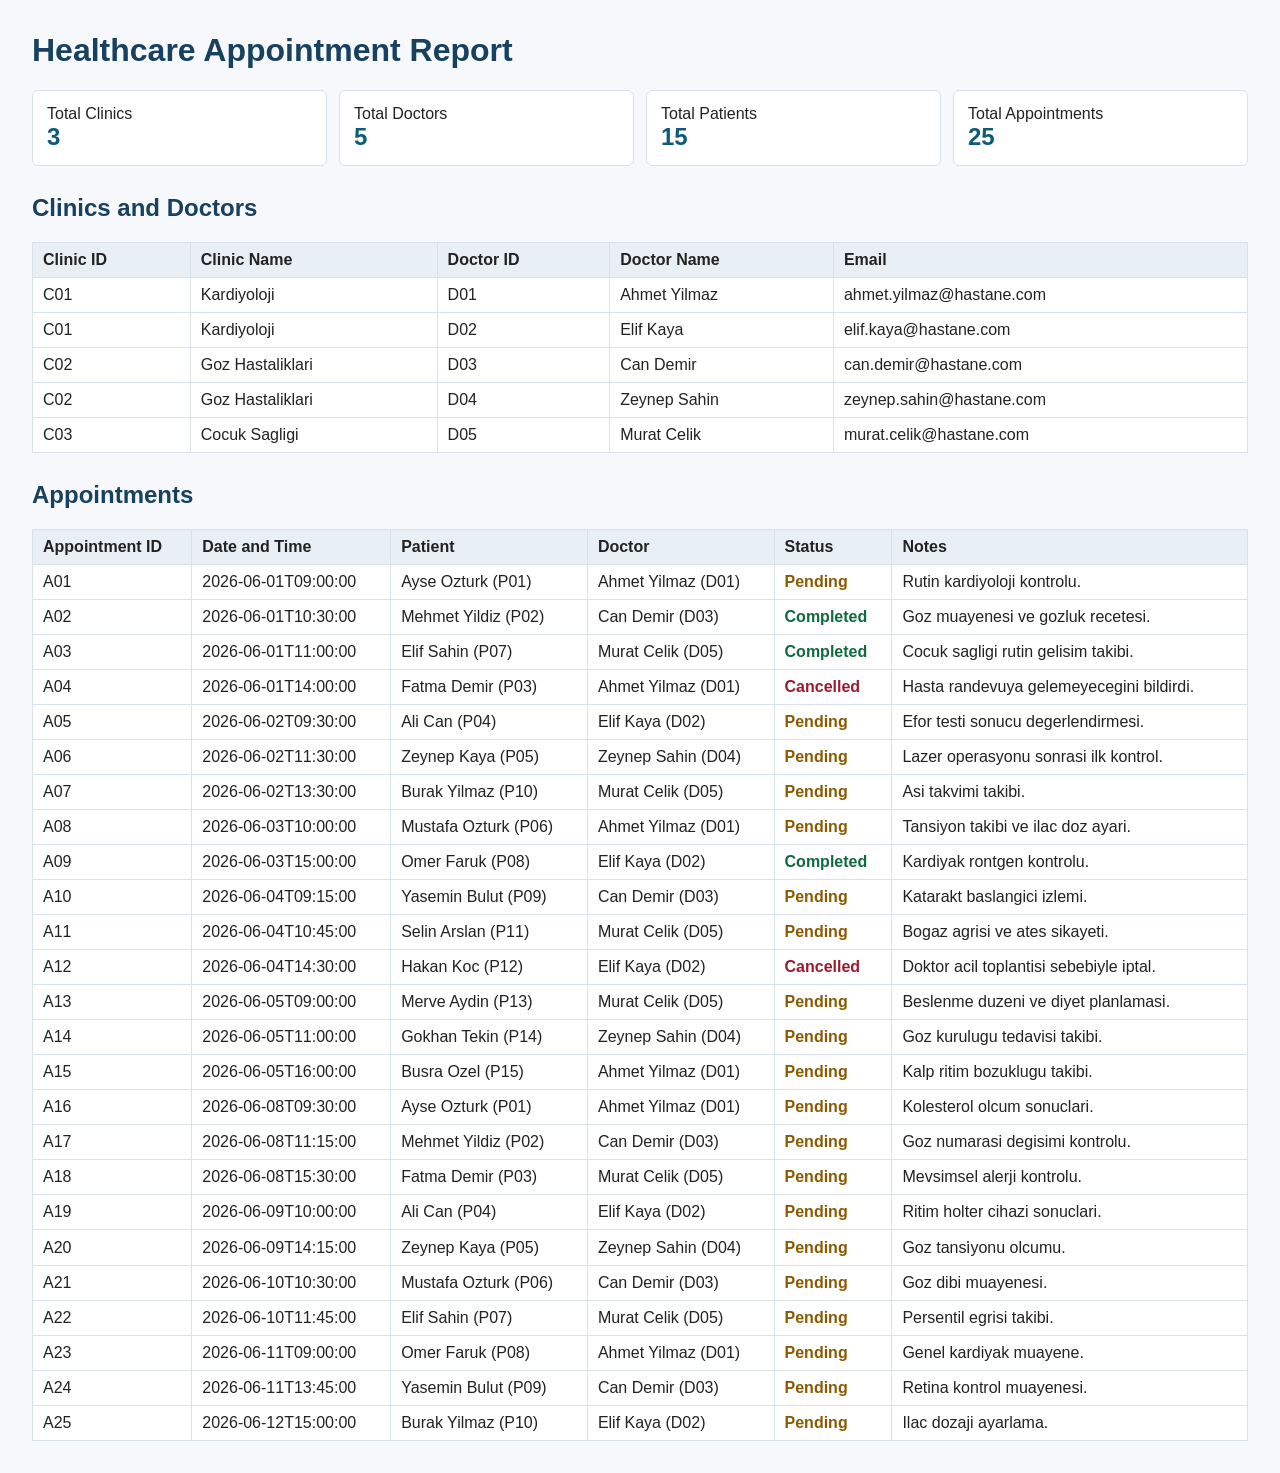
<file: report.html>
<html xmlns:h="https://www.saglikrandevu.com/schema">
<head>
<meta charset="UTF-8">
<title>Healthcare Appointment Report</title>
<style>
                    body {
                        font-family: Arial, sans-serif;
                        margin: 32px;
                        color: #222;
                        background: #f6f8fb;
                    }

                    h1, h2 {
                        color: #17415f;
                    }

                    .summary {
                        display: grid;
                        grid-template-columns: repeat(4, minmax(120px, 1fr));
                        gap: 12px;
                        margin-bottom: 28px;
                    }

                    .metric {
                        background: #ffffff;
                        border: 1px solid #d9e1ea;
                        border-radius: 6px;
                        padding: 14px;
                    }

                    .metric strong {
                        display: block;
                        font-size: 24px;
                        color: #0d5c75;
                    }

                    table {
                        width: 100%;
                        border-collapse: collapse;
                        margin-bottom: 28px;
                        background: #ffffff;
                    }

                    th, td {
                        border: 1px solid #d9e1ea;
                        padding: 8px 10px;
                        text-align: left;
                    }

                    th {
                        background: #e9f0f5;
                    }

                    .Pending {
                        color: #8a5a00;
                        font-weight: bold;
                    }

                    .Completed {
                        color: #0f6b3d;
                        font-weight: bold;
                    }

                    .Cancelled {
                        color: #9b1c31;
                        font-weight: bold;
                    }
                </style>
</head>
<body>
<h1>Healthcare Appointment Report</h1>
<div class="summary">
<div class="metric">
<span>Total Clinics</span><strong>3</strong>
</div>
<div class="metric">
<span>Total Doctors</span><strong>5</strong>
</div>
<div class="metric">
<span>Total Patients</span><strong>15</strong>
</div>
<div class="metric">
<span>Total Appointments</span><strong>25</strong>
</div>
</div>
<h2>Clinics and Doctors</h2>
<table>
<tr>
<th>Clinic ID</th>
<th>Clinic Name</th>
<th>Doctor ID</th>
<th>Doctor Name</th>
<th>Email</th>
</tr>
<tr>
<td>C01</td>
<td>Kardiyoloji</td>
<td>D01</td>
<td>Ahmet Yilmaz</td>
<td>ahmet.yilmaz@hastane.com</td>
</tr>
<tr>
<td>C01</td>
<td>Kardiyoloji</td>
<td>D02</td>
<td>Elif Kaya</td>
<td>elif.kaya@hastane.com</td>
</tr>
<tr>
<td>C02</td>
<td>Goz Hastaliklari</td>
<td>D03</td>
<td>Can Demir</td>
<td>can.demir@hastane.com</td>
</tr>
<tr>
<td>C02</td>
<td>Goz Hastaliklari</td>
<td>D04</td>
<td>Zeynep Sahin</td>
<td>zeynep.sahin@hastane.com</td>
</tr>
<tr>
<td>C03</td>
<td>Cocuk Sagligi</td>
<td>D05</td>
<td>Murat Celik</td>
<td>murat.celik@hastane.com</td>
</tr>
</table>
<h2>Appointments</h2>
<table>
<tr>
<th>Appointment ID</th>
<th>Date and Time</th>
<th>Patient</th>
<th>Doctor</th>
<th>Status</th>
<th>Notes</th>
</tr>
<tr>
<td>A01</td>
<td>2026-06-01T09:00:00</td>
<td>Ayse Ozturk (P01)</td>
<td>Ahmet Yilmaz (D01)</td>
<td><span class="Pending">Pending</span></td>
<td>Rutin kardiyoloji kontrolu.</td>
</tr>
<tr>
<td>A02</td>
<td>2026-06-01T10:30:00</td>
<td>Mehmet Yildiz (P02)</td>
<td>Can Demir (D03)</td>
<td><span class="Completed">Completed</span></td>
<td>Goz muayenesi ve gozluk recetesi.</td>
</tr>
<tr>
<td>A03</td>
<td>2026-06-01T11:00:00</td>
<td>Elif Sahin (P07)</td>
<td>Murat Celik (D05)</td>
<td><span class="Completed">Completed</span></td>
<td>Cocuk sagligi rutin gelisim takibi.</td>
</tr>
<tr>
<td>A04</td>
<td>2026-06-01T14:00:00</td>
<td>Fatma Demir (P03)</td>
<td>Ahmet Yilmaz (D01)</td>
<td><span class="Cancelled">Cancelled</span></td>
<td>Hasta randevuya gelemeyecegini bildirdi.</td>
</tr>
<tr>
<td>A05</td>
<td>2026-06-02T09:30:00</td>
<td>Ali Can (P04)</td>
<td>Elif Kaya (D02)</td>
<td><span class="Pending">Pending</span></td>
<td>Efor testi sonucu degerlendirmesi.</td>
</tr>
<tr>
<td>A06</td>
<td>2026-06-02T11:30:00</td>
<td>Zeynep Kaya (P05)</td>
<td>Zeynep Sahin (D04)</td>
<td><span class="Pending">Pending</span></td>
<td>Lazer operasyonu sonrasi ilk kontrol.</td>
</tr>
<tr>
<td>A07</td>
<td>2026-06-02T13:30:00</td>
<td>Burak Yilmaz (P10)</td>
<td>Murat Celik (D05)</td>
<td><span class="Pending">Pending</span></td>
<td>Asi takvimi takibi.</td>
</tr>
<tr>
<td>A08</td>
<td>2026-06-03T10:00:00</td>
<td>Mustafa Ozturk (P06)</td>
<td>Ahmet Yilmaz (D01)</td>
<td><span class="Pending">Pending</span></td>
<td>Tansiyon takibi ve ilac doz ayari.</td>
</tr>
<tr>
<td>A09</td>
<td>2026-06-03T15:00:00</td>
<td>Omer Faruk (P08)</td>
<td>Elif Kaya (D02)</td>
<td><span class="Completed">Completed</span></td>
<td>Kardiyak rontgen kontrolu.</td>
</tr>
<tr>
<td>A10</td>
<td>2026-06-04T09:15:00</td>
<td>Yasemin Bulut (P09)</td>
<td>Can Demir (D03)</td>
<td><span class="Pending">Pending</span></td>
<td>Katarakt baslangici izlemi.</td>
</tr>
<tr>
<td>A11</td>
<td>2026-06-04T10:45:00</td>
<td>Selin Arslan (P11)</td>
<td>Murat Celik (D05)</td>
<td><span class="Pending">Pending</span></td>
<td>Bogaz agrisi ve ates sikayeti.</td>
</tr>
<tr>
<td>A12</td>
<td>2026-06-04T14:30:00</td>
<td>Hakan Koc (P12)</td>
<td>Elif Kaya (D02)</td>
<td><span class="Cancelled">Cancelled</span></td>
<td>Doktor acil toplantisi sebebiyle iptal.</td>
</tr>
<tr>
<td>A13</td>
<td>2026-06-05T09:00:00</td>
<td>Merve Aydin (P13)</td>
<td>Murat Celik (D05)</td>
<td><span class="Pending">Pending</span></td>
<td>Beslenme duzeni ve diyet planlamasi.</td>
</tr>
<tr>
<td>A14</td>
<td>2026-06-05T11:00:00</td>
<td>Gokhan Tekin (P14)</td>
<td>Zeynep Sahin (D04)</td>
<td><span class="Pending">Pending</span></td>
<td>Goz kurulugu tedavisi takibi.</td>
</tr>
<tr>
<td>A15</td>
<td>2026-06-05T16:00:00</td>
<td>Busra Ozel (P15)</td>
<td>Ahmet Yilmaz (D01)</td>
<td><span class="Pending">Pending</span></td>
<td>Kalp ritim bozuklugu takibi.</td>
</tr>
<tr>
<td>A16</td>
<td>2026-06-08T09:30:00</td>
<td>Ayse Ozturk (P01)</td>
<td>Ahmet Yilmaz (D01)</td>
<td><span class="Pending">Pending</span></td>
<td>Kolesterol olcum sonuclari.</td>
</tr>
<tr>
<td>A17</td>
<td>2026-06-08T11:15:00</td>
<td>Mehmet Yildiz (P02)</td>
<td>Can Demir (D03)</td>
<td><span class="Pending">Pending</span></td>
<td>Goz numarasi degisimi kontrolu.</td>
</tr>
<tr>
<td>A18</td>
<td>2026-06-08T15:30:00</td>
<td>Fatma Demir (P03)</td>
<td>Murat Celik (D05)</td>
<td><span class="Pending">Pending</span></td>
<td>Mevsimsel alerji kontrolu.</td>
</tr>
<tr>
<td>A19</td>
<td>2026-06-09T10:00:00</td>
<td>Ali Can (P04)</td>
<td>Elif Kaya (D02)</td>
<td><span class="Pending">Pending</span></td>
<td>Ritim holter cihazi sonuclari.</td>
</tr>
<tr>
<td>A20</td>
<td>2026-06-09T14:15:00</td>
<td>Zeynep Kaya (P05)</td>
<td>Zeynep Sahin (D04)</td>
<td><span class="Pending">Pending</span></td>
<td>Goz tansi̇yonu olcumu.</td>
</tr>
<tr>
<td>A21</td>
<td>2026-06-10T10:30:00</td>
<td>Mustafa Ozturk (P06)</td>
<td>Can Demir (D03)</td>
<td><span class="Pending">Pending</span></td>
<td>Goz dibi muayenesi.</td>
</tr>
<tr>
<td>A22</td>
<td>2026-06-10T11:45:00</td>
<td>Elif Sahin (P07)</td>
<td>Murat Celik (D05)</td>
<td><span class="Pending">Pending</span></td>
<td>Persentil egrisi takibi.</td>
</tr>
<tr>
<td>A23</td>
<td>2026-06-11T09:00:00</td>
<td>Omer Faruk (P08)</td>
<td>Ahmet Yilmaz (D01)</td>
<td><span class="Pending">Pending</span></td>
<td>Genel kardiyak muayene.</td>
</tr>
<tr>
<td>A24</td>
<td>2026-06-11T13:45:00</td>
<td>Yasemin Bulut (P09)</td>
<td>Can Demir (D03)</td>
<td><span class="Pending">Pending</span></td>
<td>Retina kontrol muayenesi.</td>
</tr>
<tr>
<td>A25</td>
<td>2026-06-12T15:00:00</td>
<td>Burak Yilmaz (P10)</td>
<td>Elif Kaya (D02)</td>
<td><span class="Pending">Pending</span></td>
<td>Ilac dozaji ayarlama.</td>
</tr>
</table>
</body>
</html>
</file>
